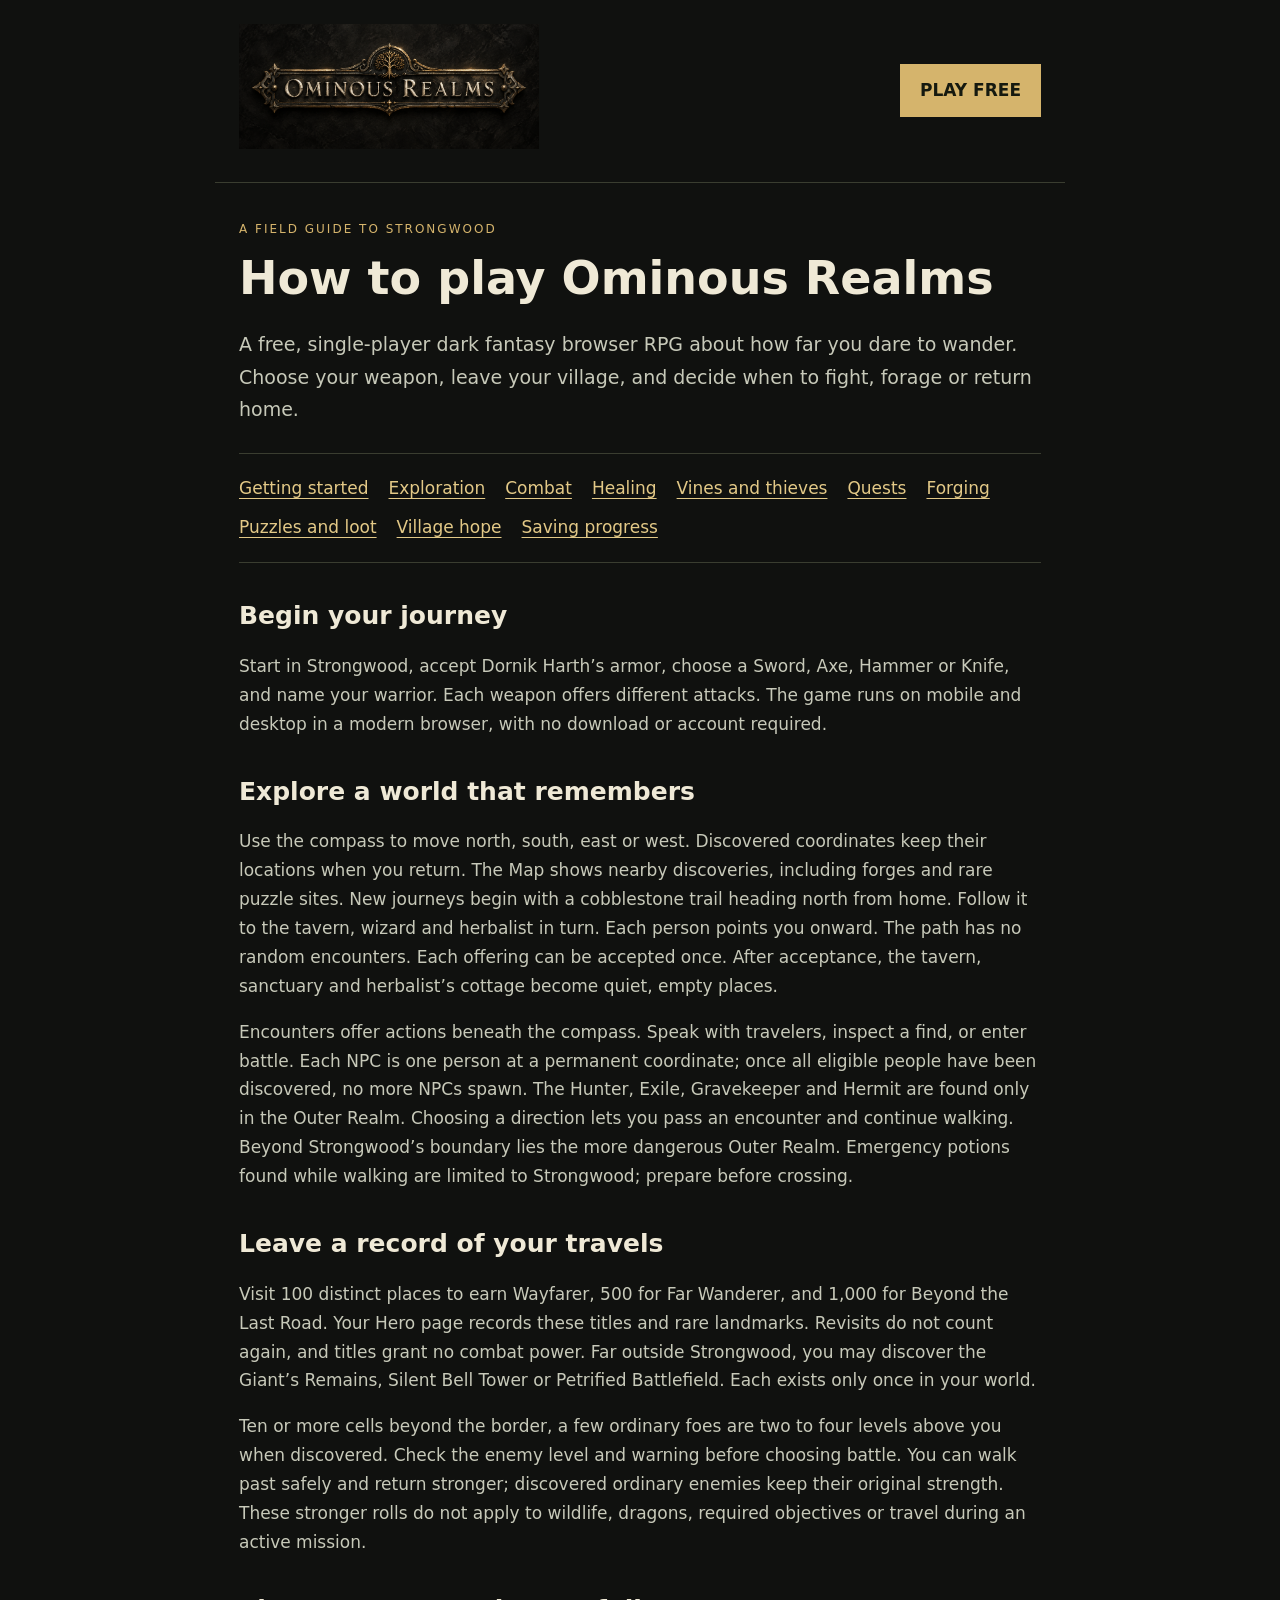
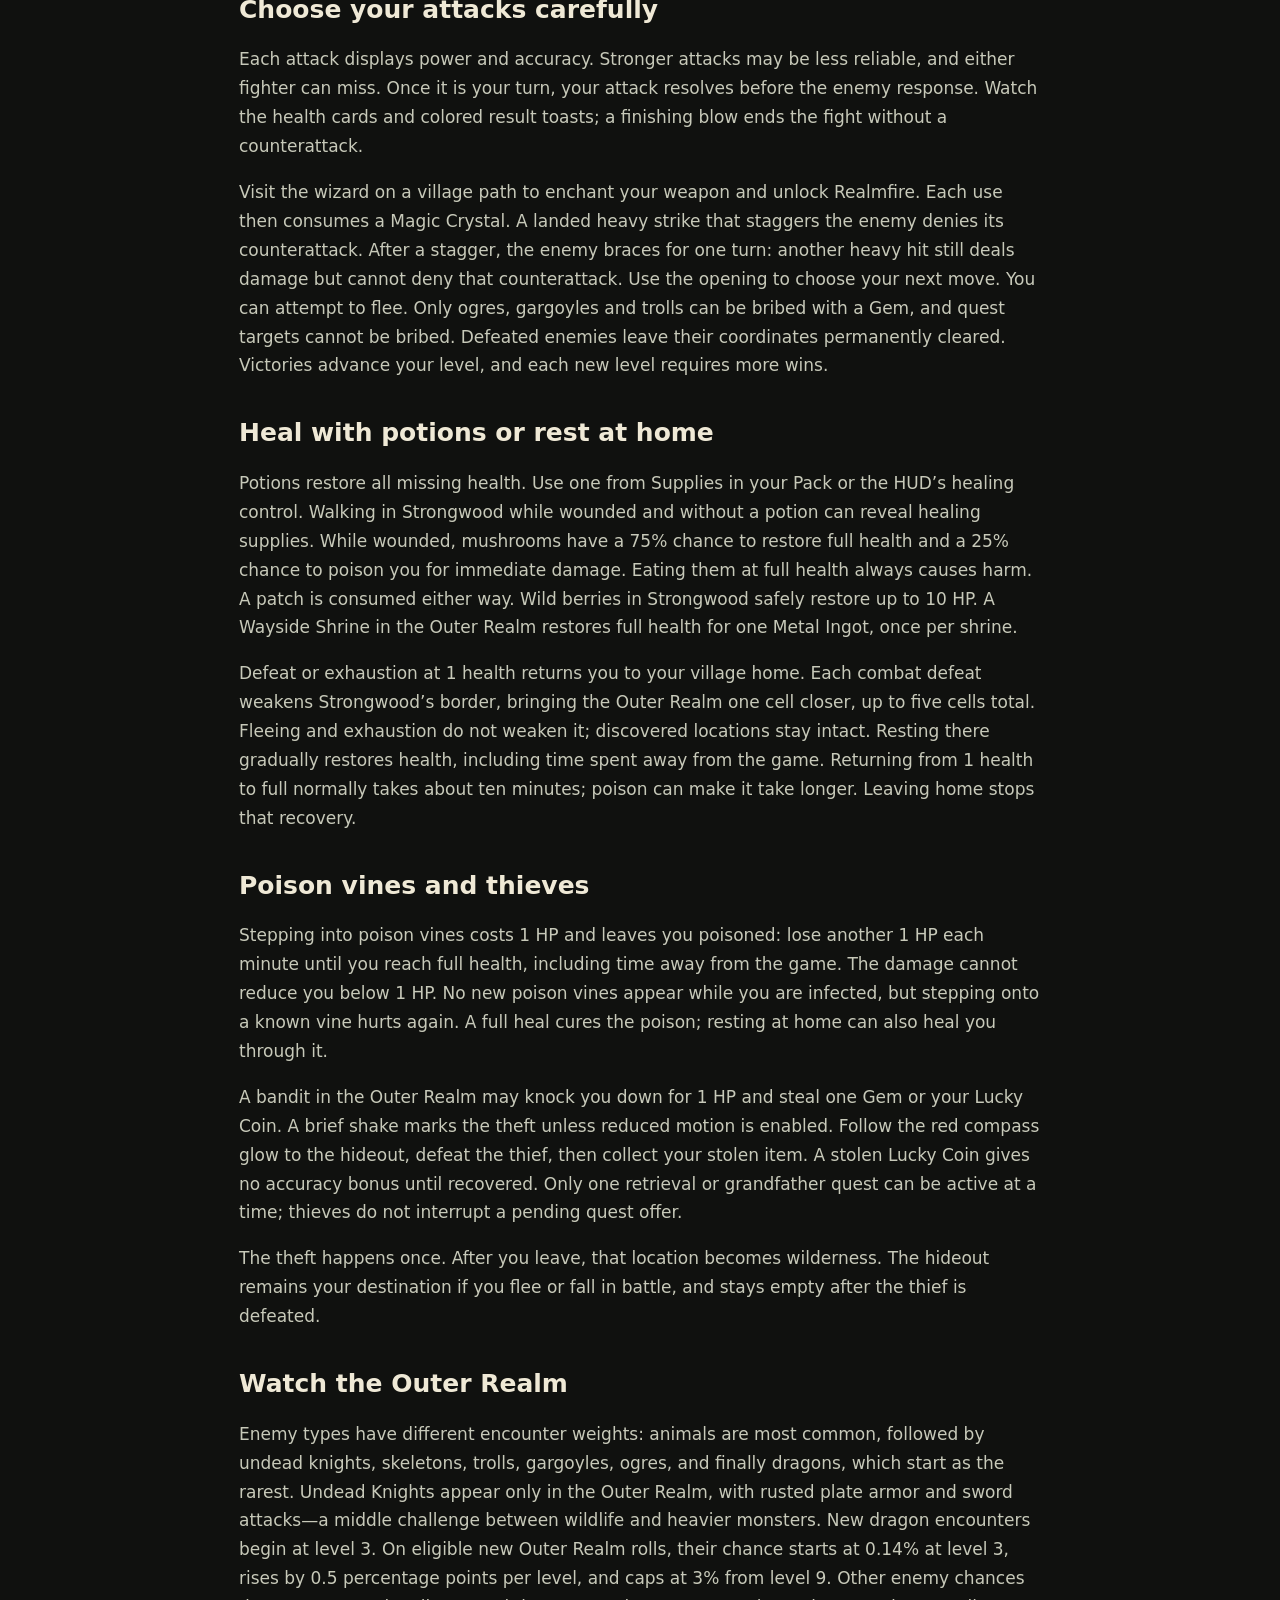
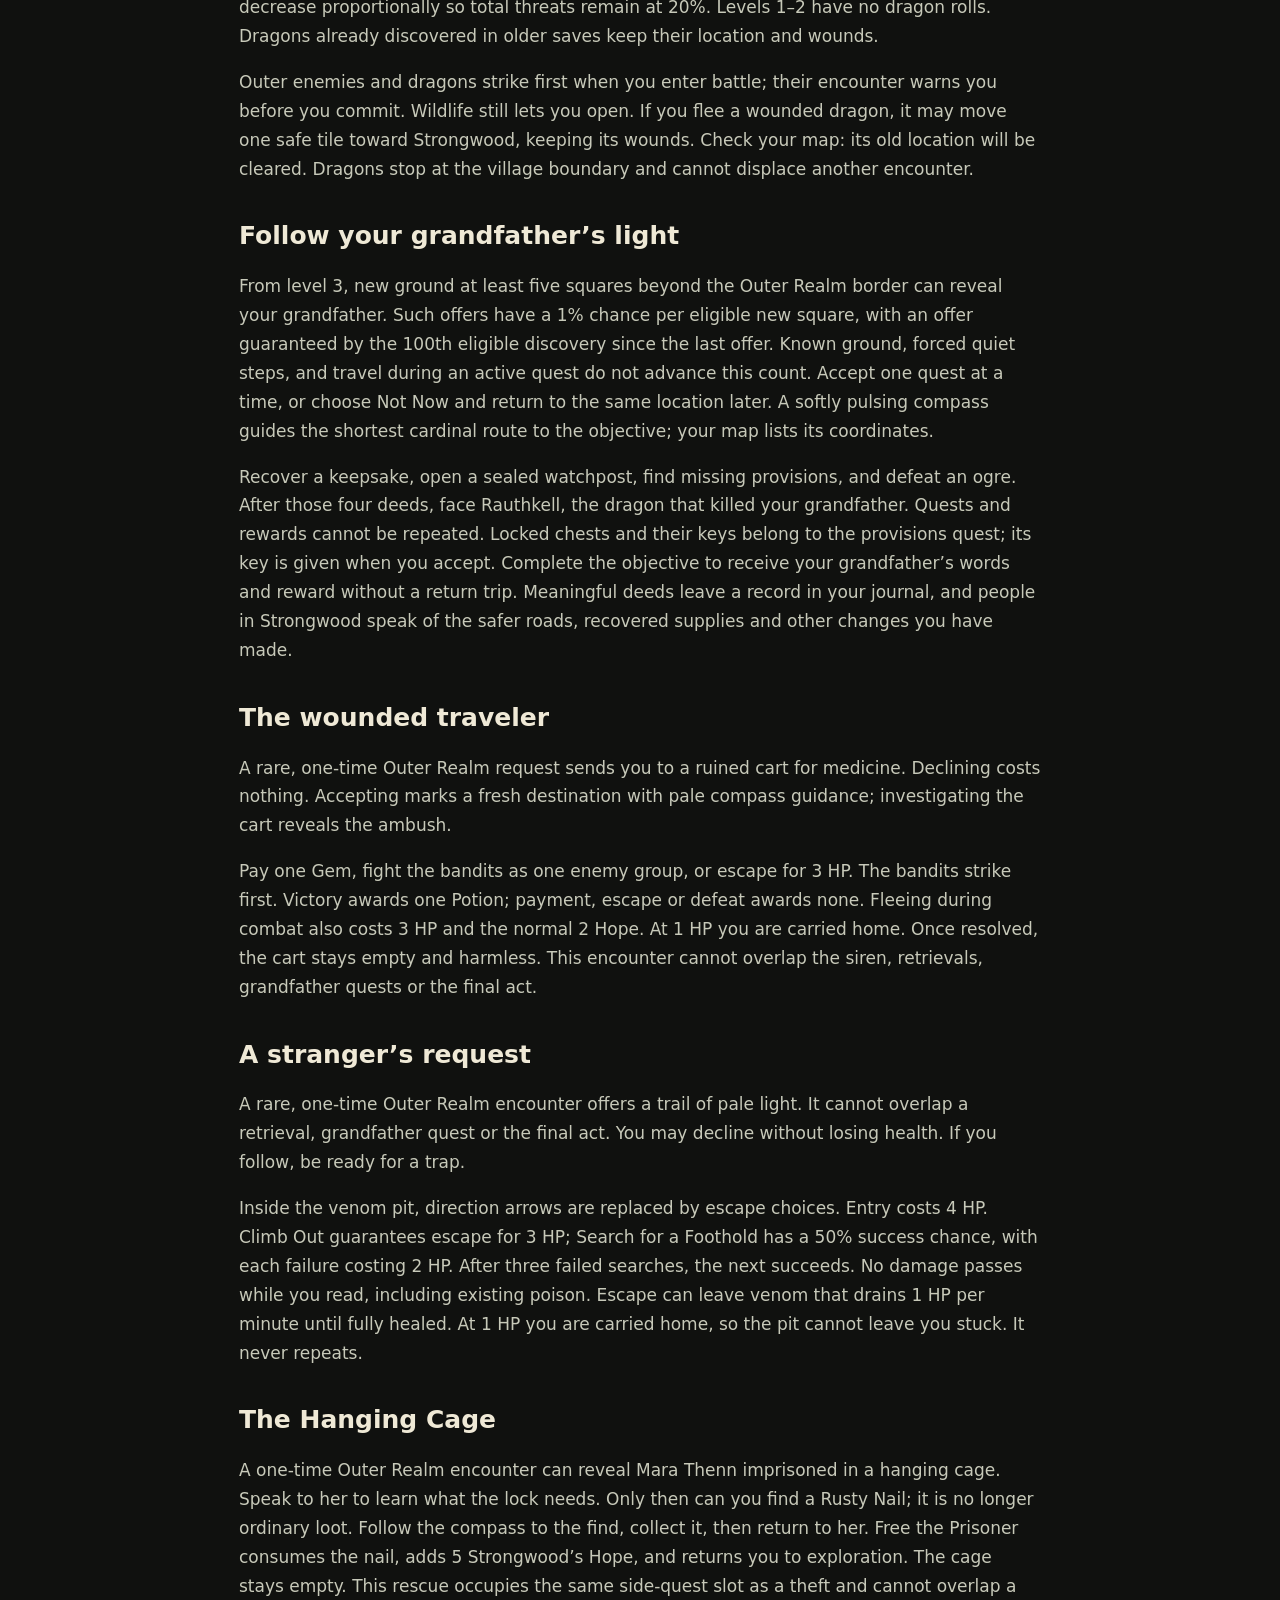
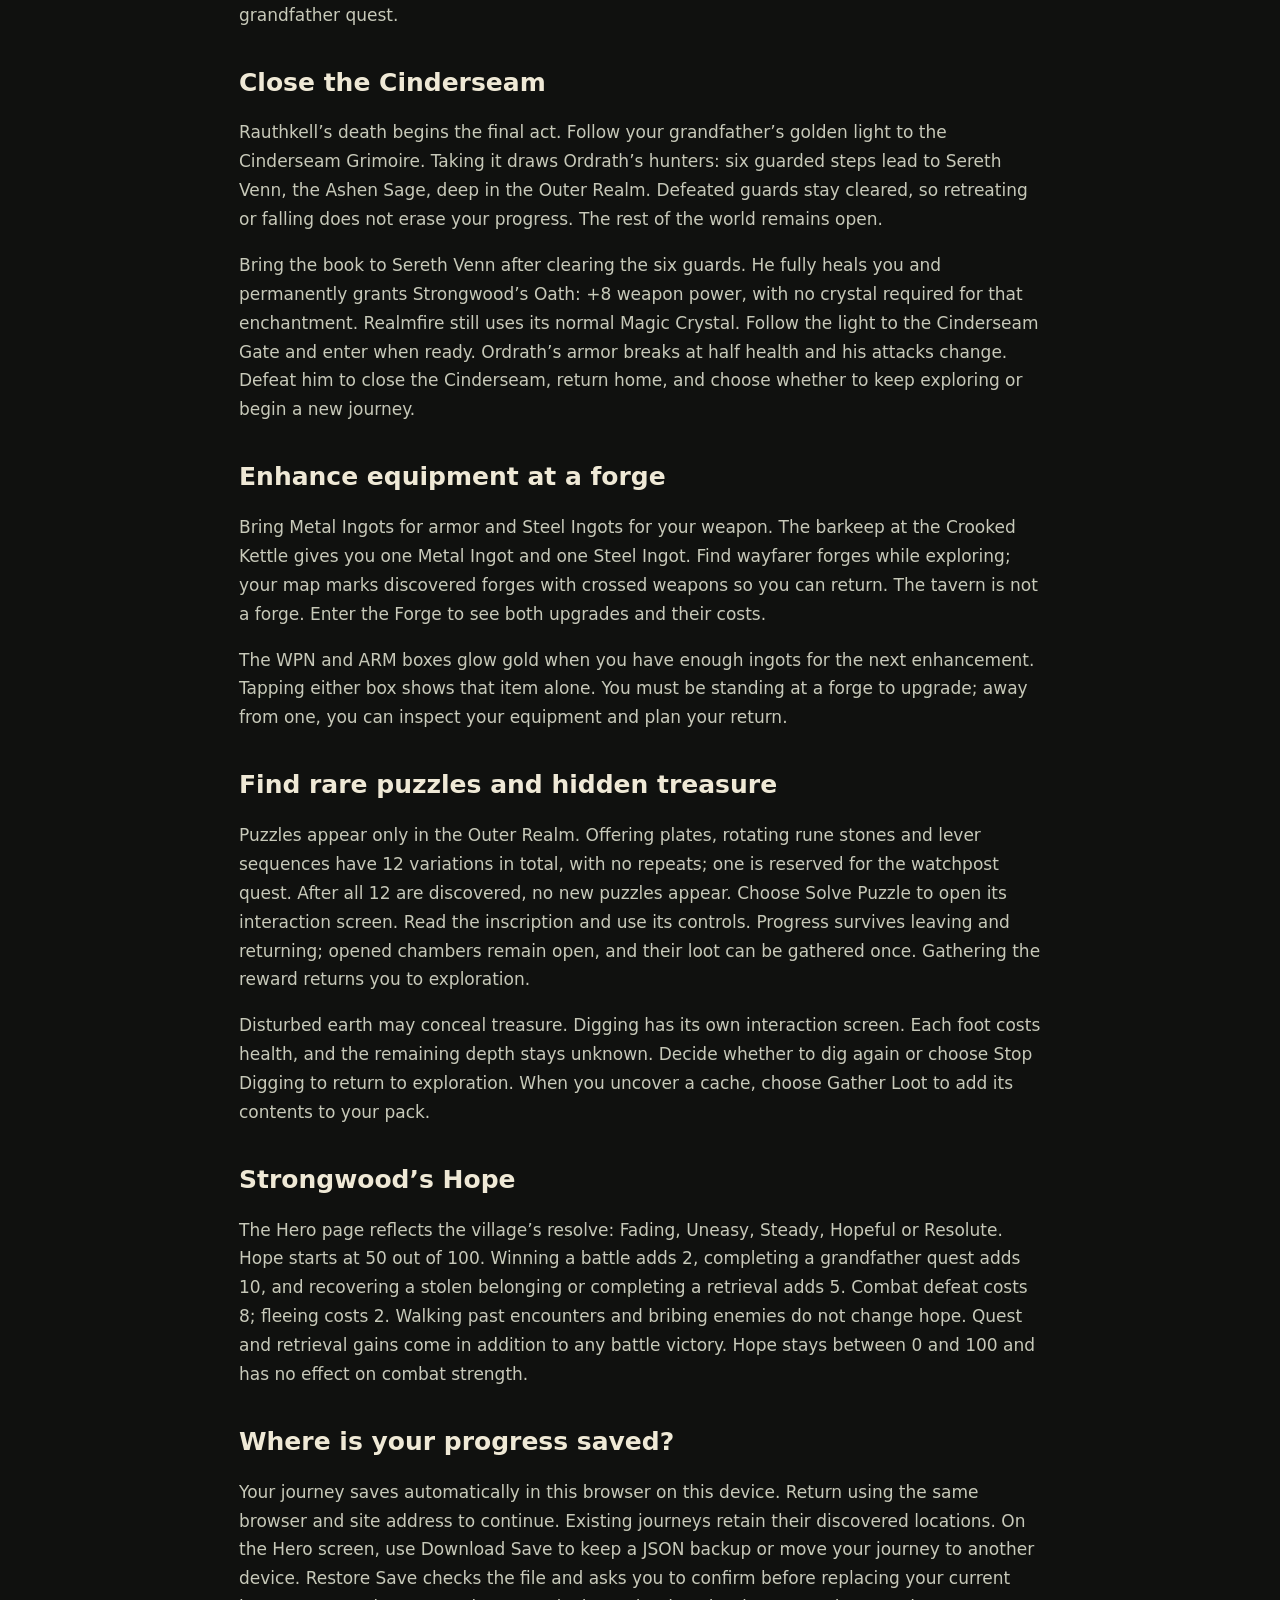
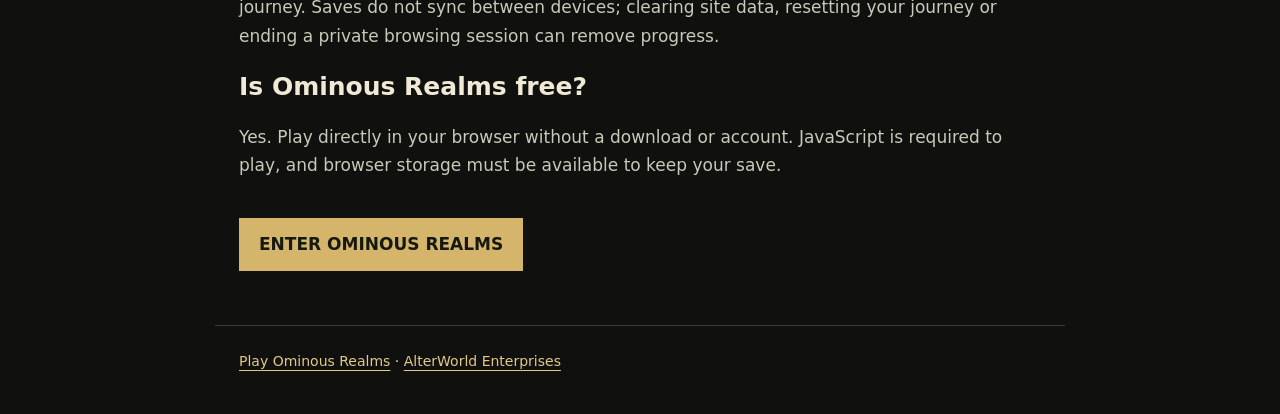
<file: how-to-play.html>
<!doctype html>
<html lang="en"><head>
  <!-- Google tag and gameplay analytics: G-1NQNTF6JMB -->
  <script defer src="js/analytics.js"></script><meta charset="utf-8"><meta name="viewport" content="width=device-width,initial-scale=1"><meta name="theme-color" content="#10110f">
<meta name="description" content="Learn how to explore Ominous Realms, choose attacks, heal at home, enhance equipment at a forge and discover rare puzzles in this free browser RPG.">
  <title>How to Play Ominous Realms — Combat, Healing &amp; Forging</title>
  <link rel="canonical" href="https://ominousrealms.com/how-to-play.html">
  <meta name="robots" content="index,follow,max-image-preview:large">
  <meta property="og:type" content="website">
  <meta property="og:site_name" content="Ominous Realms">
  <meta property="og:title" content="How to Play Ominous Realms — Combat, Healing &amp; Forging">
  <meta property="og:description" content="Learn how to explore Ominous Realms, choose attacks, heal at home, enhance equipment at a forge and discover rare puzzles in this free browser RPG.">
  <meta property="og:url" content="https://ominousrealms.com/how-to-play.html">
  <meta property="og:locale" content="en_US">
  <meta property="og:image" content="https://ominousrealms.com/assets/logo.png">
  <meta property="og:image:width" content="1942">
  <meta property="og:image:height" content="809">
  <meta property="og:image:alt" content="Ominous Realms gold tree crest and title on dark stone">
  <meta name="twitter:card" content="summary_large_image">
  <meta name="twitter:title" content="How to Play Ominous Realms — Combat, Healing &amp; Forging">
  <meta name="twitter:description" content="Learn how to explore Ominous Realms, choose attacks, heal at home, enhance equipment at a forge and discover rare puzzles in this free browser RPG.">
  <meta name="twitter:image" content="https://ominousrealms.com/assets/logo.png">
  <meta name="twitter:image:alt" content="Ominous Realms gold tree crest and title on dark stone">
<link rel="icon" href="assets/app-icon.png"><link rel="stylesheet" href="css/guide.css">
<script type="application/ld+json">{"@context":"https://schema.org","@type":"WebPage","url":"https://ominousrealms.com/how-to-play.html","name":"How to Play Ominous Realms — Combat, Healing & Forging","description":"Learn how to explore Ominous Realms, choose attacks, heal at home, enhance equipment at a forge and discover rare puzzles in this free browser RPG.","inLanguage":"en","isPartOf":{"@id":"https://ominousrealms.com/#website"},"about":{"@id":"https://ominousrealms.com/#game"}}</script></head>
<body><header><a href="./" aria-label="Ominous Realms home"><img src="assets/logo.png" width="1942" height="809" alt="Ominous Realms" fetchpriority="high"></a><a class="play" href="./">PLAY FREE</a></header>
<main><p class="eyebrow">A FIELD GUIDE TO STRONGWOOD</p><h1>How to play Ominous Realms</h1><p class="lead">A free, single-player dark fantasy browser RPG about how far you dare to wander. Choose your weapon, leave your village, and decide when to fight, forage or return home.</p>
<nav aria-label="Guide sections"><a href="#begin">Getting started</a><a href="#explore">Exploration</a><a href="#combat">Combat</a><a href="#healing">Healing</a><a href="#hazards">Vines and thieves</a><a href="#quests">Quests</a><a href="#forge">Forging</a><a href="#puzzles">Puzzles and loot</a><a href="#hope">Village hope</a><a href="#saving">Saving progress</a></nav>
<section id="begin"><h2>Begin your journey</h2><p>Start in Strongwood, accept Dornik Harth’s armor, choose a Sword, Axe, Hammer or Knife, and name your warrior. Each weapon offers different attacks. The game runs on mobile and desktop in a modern browser, with no download or account required.</p></section>
<section id="explore"><h2>Explore a world that remembers</h2><p>Use the compass to move north, south, east or west. Discovered coordinates keep their locations when you return. The Map shows nearby discoveries, including forges and rare puzzle sites. New journeys begin with a cobblestone trail heading north from home. Follow it to the tavern, wizard and herbalist in turn. Each person points you onward. The path has no random encounters. Each offering can be accepted once. After acceptance, the tavern, sanctuary and herbalist’s cottage become quiet, empty places.</p><p>Encounters offer actions beneath the compass. Speak with travelers, inspect a find, or enter battle. Each NPC is one person at a permanent coordinate; once all eligible people have been discovered, no more NPCs spawn. The Hunter, Exile, Gravekeeper and Hermit are found only in the Outer Realm. Choosing a direction lets you pass an encounter and continue walking. Beyond Strongwood’s boundary lies the more dangerous Outer Realm. Emergency potions found while walking are limited to Strongwood; prepare before crossing.</p></section>
<section><h2>Leave a record of your travels</h2><p>Visit 100 distinct places to earn Wayfarer, 500 for Far Wanderer, and 1,000 for Beyond the Last Road. Your Hero page records these titles and rare landmarks. Revisits do not count again, and titles grant no combat power. Far outside Strongwood, you may discover the Giant’s Remains, Silent Bell Tower or Petrified Battlefield. Each exists only once in your world.</p><p>Ten or more cells beyond the border, a few ordinary foes are two to four levels above you when discovered. Check the enemy level and warning before choosing battle. You can walk past safely and return stronger; discovered ordinary enemies keep their original strength. These stronger rolls do not apply to wildlife, dragons, required objectives or travel during an active mission.</p></section><section id="combat"><h2>Choose your attacks carefully</h2><p>Each attack displays power and accuracy. Stronger attacks may be less reliable, and either fighter can miss. Once it is your turn, your attack resolves before the enemy response. Watch the health cards and colored result toasts; a finishing blow ends the fight without a counterattack.</p><p>Visit the wizard on a village path to enchant your weapon and unlock Realmfire. Each use then consumes a Magic Crystal. A landed heavy strike that staggers the enemy denies its counterattack. After a stagger, the enemy braces for one turn: another heavy hit still deals damage but cannot deny that counterattack. Use the opening to choose your next move. You can attempt to flee. Only ogres, gargoyles and trolls can be bribed with a Gem, and quest targets cannot be bribed. Defeated enemies leave their coordinates permanently cleared. Victories advance your level, and each new level requires more wins.</p></section>
<section id="healing"><h2>Heal with potions or rest at home</h2><p>Potions restore all missing health. Use one from Supplies in your Pack or the HUD’s healing control. Walking in Strongwood while wounded and without a potion can reveal healing supplies. While wounded, mushrooms have a 75% chance to restore full health and a 25% chance to poison you for immediate damage. Eating them at full health always causes harm. A patch is consumed either way. Wild berries in Strongwood safely restore up to 10 HP. A Wayside Shrine in the Outer Realm restores full health for one Metal Ingot, once per shrine.</p><p>Defeat or exhaustion at 1 health returns you to your village home. Each combat defeat weakens Strongwood’s border, bringing the Outer Realm one cell closer, up to five cells total. Fleeing and exhaustion do not weaken it; discovered locations stay intact. Resting there gradually restores health, including time spent away from the game. Returning from 1 health to full normally takes about ten minutes; poison can make it take longer. Leaving home stops that recovery.</p></section>
<section id="hazards"><h2>Poison vines and thieves</h2><p>Stepping into poison vines costs 1 HP and leaves you poisoned: lose another 1 HP each minute until you reach full health, including time away from the game. The damage cannot reduce you below 1 HP. No new poison vines appear while you are infected, but stepping onto a known vine hurts again. A full heal cures the poison; resting at home can also heal you through it.</p><p>A bandit in the Outer Realm may knock you down for 1 HP and steal one Gem or your Lucky Coin. A brief shake marks the theft unless reduced motion is enabled. Follow the red compass glow to the hideout, defeat the thief, then collect your stolen item. A stolen Lucky Coin gives no accuracy bonus until recovered. Only one retrieval or grandfather quest can be active at a time; thieves do not interrupt a pending quest offer.</p><p>The theft happens once. After you leave, that location becomes wilderness. The hideout remains your destination if you flee or fall in battle, and stays empty after the thief is defeated.</p></section><section><h2>Watch the Outer Realm</h2><p>Enemy types have different encounter weights: animals are most common, followed by undead knights, skeletons, trolls, gargoyles, ogres, and finally dragons, which start as the rarest. Undead Knights appear only in the Outer Realm, with rusted plate armor and sword attacks—a middle challenge between wildlife and heavier monsters. New dragon encounters begin at level 3. On eligible new Outer Realm rolls, their chance starts at 0.14% at level 3, rises by 0.5 percentage points per level, and caps at 3% from level 9. Other enemy chances decrease proportionally so total threats remain at 20%. Levels 1–2 have no dragon rolls. Dragons already discovered in older saves keep their location and wounds.</p><p>Outer enemies and dragons strike first when you enter battle; their encounter warns you before you commit. Wildlife still lets you open. If you flee a wounded dragon, it may move one safe tile toward Strongwood, keeping its wounds. Check your map: its old location will be cleared. Dragons stop at the village boundary and cannot displace another encounter.</p></section><section id="quests"><h2>Follow your grandfather’s light</h2><p>From level 3, new ground at least five squares beyond the Outer Realm border can reveal your grandfather. Such offers have a 1% chance per eligible new square, with an offer guaranteed by the 100th eligible discovery since the last offer. Known ground, forced quiet steps, and travel during an active quest do not advance this count. Accept one quest at a time, or choose Not Now and return to the same location later. A softly pulsing compass guides the shortest cardinal route to the objective; your map lists its coordinates.</p><p>Recover a keepsake, open a sealed watchpost, find missing provisions, and defeat an ogre. After those four deeds, face Rauthkell, the dragon that killed your grandfather. Quests and rewards cannot be repeated. Locked chests and their keys belong to the provisions quest; its key is given when you accept. Complete the objective to receive your grandfather’s words and reward without a return trip. Meaningful deeds leave a record in your journal, and people in Strongwood speak of the safer roads, recovered supplies and other changes you have made.</p></section><section id="traveler"><h2>The wounded traveler</h2><p>A rare, one-time Outer Realm request sends you to a ruined cart for medicine. Declining costs nothing. Accepting marks a fresh destination with pale compass guidance; investigating the cart reveals the ambush.</p><p>Pay one Gem, fight the bandits as one enemy group, or escape for 3 HP. The bandits strike first. Victory awards one Potion; payment, escape or defeat awards none. Fleeing during combat also costs 3 HP and the normal 2 Hope. At 1 HP you are carried home. Once resolved, the cart stays empty and harmless. This encounter cannot overlap the siren, retrievals, grandfather quests or the final act.</p></section><section id="siren"><h2>A stranger’s request</h2><p>A rare, one-time Outer Realm encounter offers a trail of pale light. It cannot overlap a retrieval, grandfather quest or the final act. You may decline without losing health. If you follow, be ready for a trap.</p><p>Inside the venom pit, direction arrows are replaced by escape choices. Entry costs 4 HP. Climb Out guarantees escape for 3 HP; Search for a Foothold has a 50% success chance, with each failure costing 2 HP. After three failed searches, the next succeeds. No damage passes while you read, including existing poison. Escape can leave venom that drains 1 HP per minute until fully healed. At 1 HP you are carried home, so the pit cannot leave you stuck. It never repeats.</p></section><section id="rescue"><h2>The Hanging Cage</h2><p>A one-time Outer Realm encounter can reveal Mara Thenn imprisoned in a hanging cage. Speak to her to learn what the lock needs. Only then can you find a Rusty Nail; it is no longer ordinary loot. Follow the compass to the find, collect it, then return to her. Free the Prisoner consumes the nail, adds 5 Strongwood’s Hope, and returns you to exploration. The cage stays empty. This rescue occupies the same side-quest slot as a theft and cannot overlap a grandfather quest.</p></section><section id="finale"><h2>Close the Cinderseam</h2><p>Rauthkell’s death begins the final act. Follow your grandfather’s golden light to the Cinderseam Grimoire. Taking it draws Ordrath’s hunters: six guarded steps lead to Sereth Venn, the Ashen Sage, deep in the Outer Realm. Defeated guards stay cleared, so retreating or falling does not erase your progress. The rest of the world remains open.</p><p>Bring the book to Sereth Venn after clearing the six guards. He fully heals you and permanently grants Strongwood’s Oath: +8 weapon power, with no crystal required for that enchantment. Realmfire still uses its normal Magic Crystal. Follow the light to the Cinderseam Gate and enter when ready. Ordrath’s armor breaks at half health and his attacks change. Defeat him to close the Cinderseam, return home, and choose whether to keep exploring or begin a new journey.</p></section><section id="forge"><h2>Enhance equipment at a forge</h2><p>Bring Metal Ingots for armor and Steel Ingots for your weapon. The barkeep at the Crooked Kettle gives you one Metal Ingot and one Steel Ingot. Find wayfarer forges while exploring; your map marks discovered forges with crossed weapons so you can return. The tavern is not a forge. Enter the Forge to see both upgrades and their costs.</p><p>The WPN and ARM boxes glow gold when you have enough ingots for the next enhancement. Tapping either box shows that item alone. You must be standing at a forge to upgrade; away from one, you can inspect your equipment and plan your return.</p></section>
<section id="puzzles"><h2>Find rare puzzles and hidden treasure</h2><p>Puzzles appear only in the Outer Realm. Offering plates, rotating rune stones and lever sequences have 12 variations in total, with no repeats; one is reserved for the watchpost quest. After all 12 are discovered, no new puzzles appear. Choose Solve Puzzle to open its interaction screen. Read the inscription and use its controls. Progress survives leaving and returning; opened chambers remain open, and their loot can be gathered once. Gathering the reward returns you to exploration.</p><p>Disturbed earth may conceal treasure. Digging has its own interaction screen. Each foot costs health, and the remaining depth stays unknown. Decide whether to dig again or choose Stop Digging to return to exploration. When you uncover a cache, choose Gather Loot to add its contents to your pack.</p></section>
<section id="hope"><h2>Strongwood’s Hope</h2><p>The Hero page reflects the village’s resolve: Fading, Uneasy, Steady, Hopeful or Resolute. Hope starts at 50 out of 100. Winning a battle adds 2, completing a grandfather quest adds 10, and recovering a stolen belonging or completing a retrieval adds 5. Combat defeat costs 8; fleeing costs 2. Walking past encounters and bribing enemies do not change hope. Quest and retrieval gains come in addition to any battle victory. Hope stays between 0 and 100 and has no effect on combat strength.</p></section><section id="saving"><h2>Where is your progress saved?</h2><p>Your journey saves automatically in this browser on this device. Return using the same browser and site address to continue. Existing journeys retain their discovered locations. On the Hero screen, use Download Save to keep a JSON backup or move your journey to another device. Restore Save checks the file and asks you to confirm before replacing your current journey. Saves do not sync between devices; clearing site data, resetting your journey or ending a private browsing session can remove progress.</p><h2>Is Ominous Realms free?</h2><p>Yes. Play directly in your browser without a download or account. JavaScript is required to play, and browser storage must be available to keep your save.</p></section>
<a class="play" href="./">ENTER OMINOUS REALMS</a></main><footer><a href="./">Play Ominous Realms</a> · <a href="https://www.alterworldenterprises.com/">AlterWorld Enterprises</a></footer></body></html>
</file>
<file: css/guide.css>
*{box-sizing:border-box}html{scroll-behavior:smooth;background:#10110f;color:#e9e4d3}body{margin:0;font:17px/1.7 system-ui,sans-serif}header,main,footer{max-width:850px;margin:auto;padding:24px}header{display:flex;align-items:center;justify-content:space-between;gap:20px;border-bottom:1px solid #3a3d30}header img{width:300px;max-width:100%;height:auto}header>a:first-child{min-width:0}.play{display:inline-block;background:#d5b46c;color:#15190f;text-decoration:none;font-weight:700;padding:12px 20px;white-space:nowrap}h1,h2{line-height:1.2;color:#efe9d6}h1{font-size:clamp(30px,5vw,46px);margin:10px 0 22px}h2{font-size:25px}p{color:#c7c9b9}a{color:#e3c987;text-underline-offset:4px}a:focus-visible{outline:2px solid #e3c987;outline-offset:5px}.eyebrow{font-size:12px;letter-spacing:2px;color:#d5b46c}.lead{font-size:19px}nav{display:flex;flex-wrap:wrap;gap:10px 20px;border-block:1px solid #3a3d30;padding:20px 0;margin:28px 0}section{margin:38px 0;scroll-margin-top:20px}footer{font-size:14px;border-top:1px solid #3a3d30;margin-top:30px;padding-bottom:40px}@media(max-width:480px){header,main,footer{padding:20px}header{gap:12px}.play{font-size:13px;padding:12px}header img{width:210px}}@media(prefers-reduced-motion:reduce){html{scroll-behavior:auto}}
</file>
